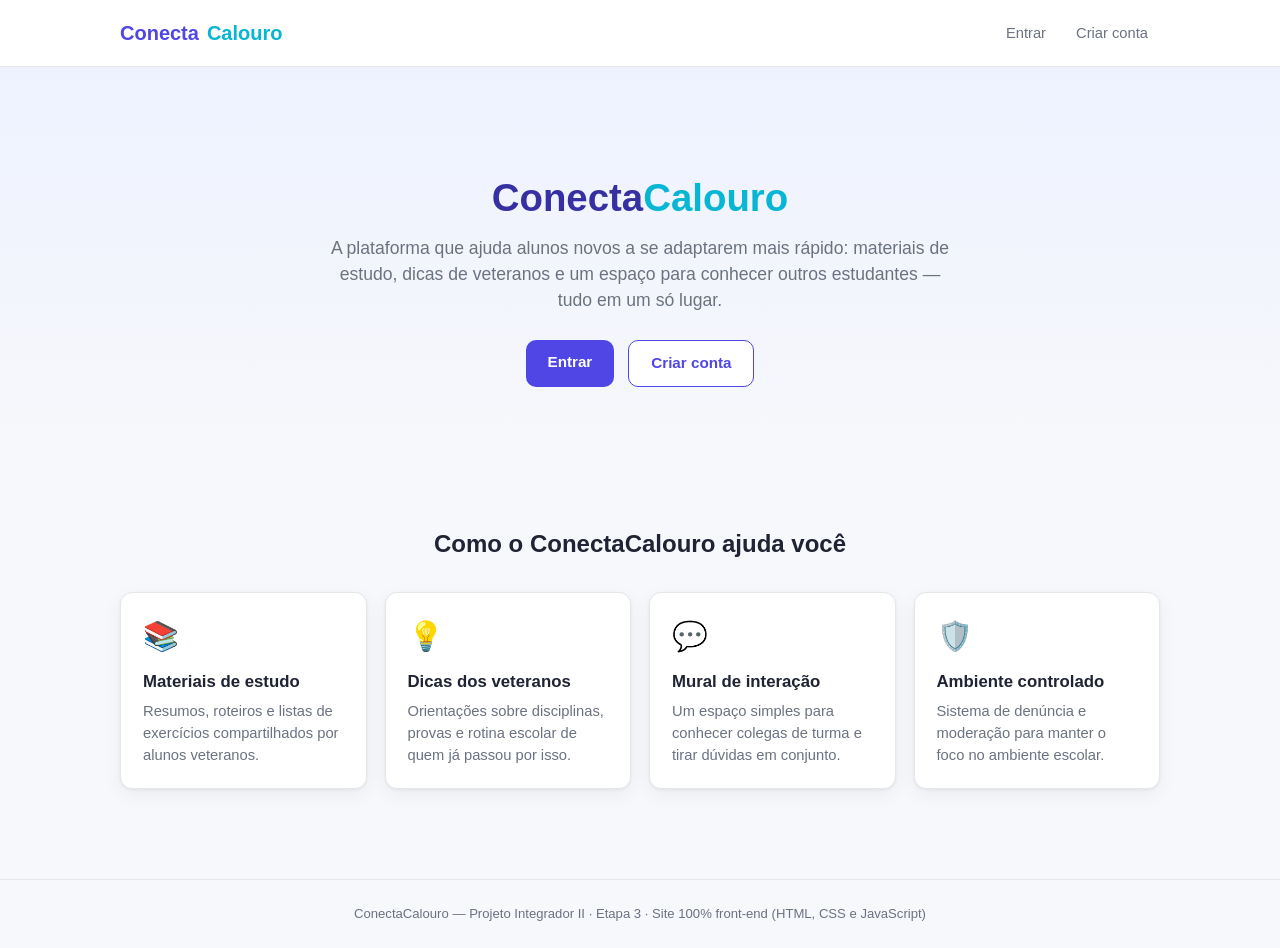
<file: src/html/index.html>
<!DOCTYPE html>
<html lang="pt-br">
<head>
  <meta charset="UTF-8" />
  <meta name="viewport" content="width=device-width, initial-scale=1.0" />
  <title>ConectaCalouro — Página Inicial</title>
  <link rel="stylesheet" href="../css/style.css" />
</head>
<body>
  <nav class="navbar"><div id="navbar"></div></nav>

  <section class="hero">
    <h1>Conecta<span style="color:var(--accent)">Calouro</span></h1>
    <p class="tagline">
      A plataforma que ajuda alunos novos a se adaptarem mais rápido: materiais de estudo,
      dicas de veteranos e um espaço para conhecer outros estudantes — tudo em um só lugar.
    </p>
    <div class="hero-buttons">
      <a href="login.html" class="btn btn-primary">Entrar</a>
      <a href="cadastro.html" class="btn btn-outline">Criar conta</a>
    </div>
  </section>

  <section class="features">
    <div class="container">
      <h2>Como o ConectaCalouro ajuda você</h2>
      <div class="features-grid">
        <div class="feature-card">
          <div class="icon">📚</div>
          <h3>Materiais de estudo</h3>
          <p>Resumos, roteiros e listas de exercícios compartilhados por alunos veteranos.</p>
        </div>
        <div class="feature-card">
          <div class="icon">💡</div>
          <h3>Dicas dos veteranos</h3>
          <p>Orientações sobre disciplinas, provas e rotina escolar de quem já passou por isso.</p>
        </div>
        <div class="feature-card">
          <div class="icon">💬</div>
          <h3>Mural de interação</h3>
          <p>Um espaço simples para conhecer colegas de turma e tirar dúvidas em conjunto.</p>
        </div>
        <div class="feature-card">
          <div class="icon">🛡️</div>
          <h3>Ambiente controlado</h3>
          <p>Sistema de denúncia e moderação para manter o foco no ambiente escolar.</p>
        </div>
      </div>
    </div>
  </section>

  <footer class="site-footer">
    ConectaCalouro — Projeto Integrador II · Etapa 3 · Site 100% front-end (HTML, CSS e JavaScript)
  </footer>

<script src="../js/dados.js"></script>
<script src="../js/auth.js"></script>
<script src="../js/script.js"></script>
<script>ccRenderNavbar("home");</script>
</body>
</html>
</file>
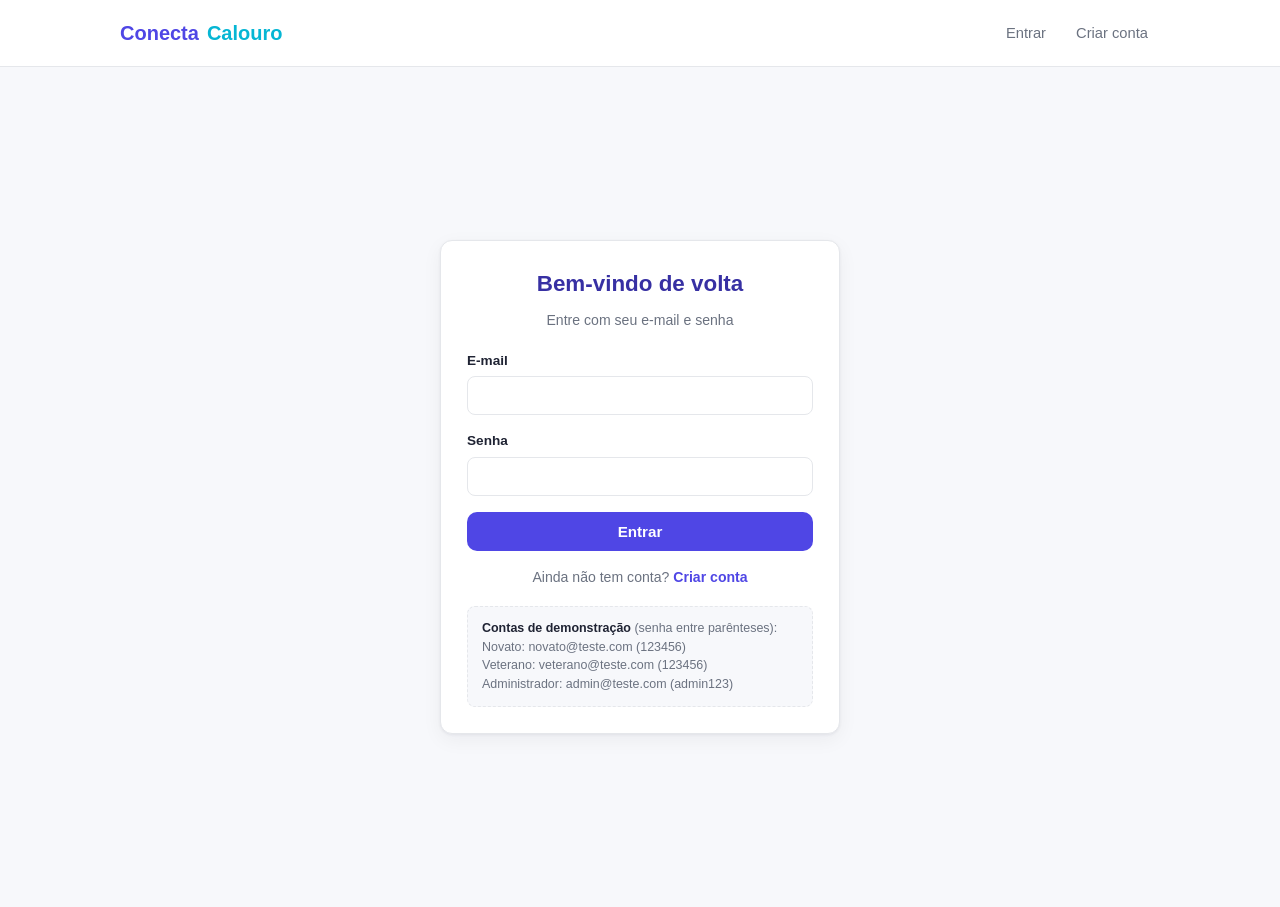
<file: src/html/admin.html>
<!DOCTYPE html>
<html lang="pt-br">
<head>
  <meta charset="UTF-8" />
  <meta name="viewport" content="width=device-width, initial-scale=1.0" />
  <title>ConectaCalouro — Administração</title>
  <link rel="stylesheet" href="../css/style.css" />
</head>
<body>
  <nav class="navbar"><div id="navbar"></div></nav>

  <div class="page">
    <div class="page-header">
      <div>
        <h1>Área administrativa</h1>
        <p>Gerencie usuários e avalie conteúdos denunciados pela comunidade.</p>
      </div>
    </div>

    <div class="tabs">
      <button class="tab-btn active" data-tab="tab-usuarios">Usuários</button>
      <button class="tab-btn" data-tab="tab-denuncias">Denúncias</button>
    </div>

    <div id="tab-usuarios" class="tab-panel active">
      <table>
        <thead>
          <tr><th>Nome</th><th>E-mail</th><th>Tipo</th><th>Situação</th><th>Ação</th></tr>
        </thead>
        <tbody id="tabela-usuarios"></tbody>
      </table>
    </div>

    <div id="tab-denuncias" class="tab-panel">
      <div class="grid" id="lista-denuncias"></div>
    </div>
  </div>

  <script src="../js/dados.js"></script>
  <script src="../js/auth.js"></script>
  <script src="../js/script.js"></script>
  <script src="../js/admin.js"></script>
</body>
</html>
</file>
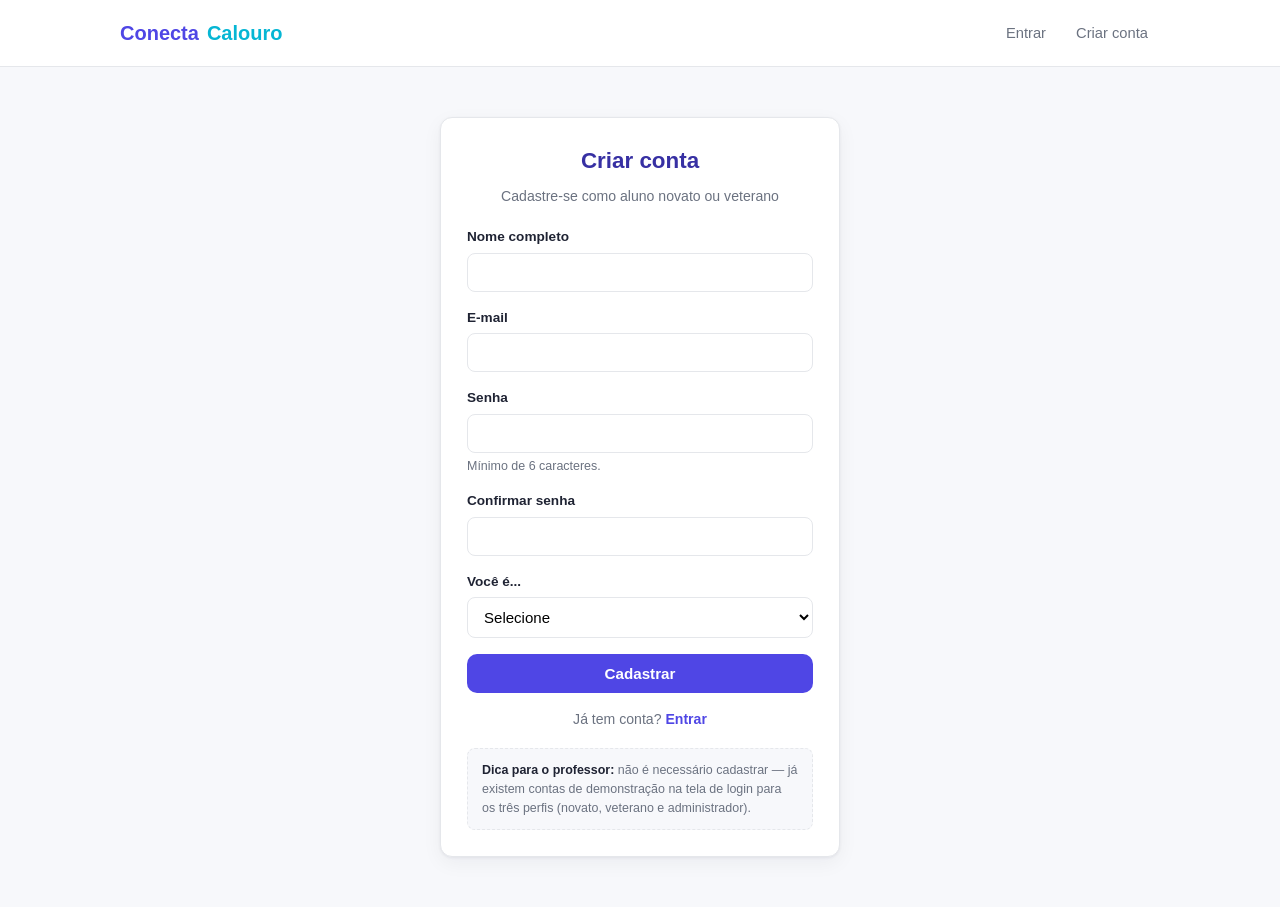
<file: src/html/cadastro.html>
<!DOCTYPE html>
<html lang="pt-br">
<head>
  <meta charset="UTF-8" />
  <meta name="viewport" content="width=device-width, initial-scale=1.0" />
  <title>ConectaCalouro — Criar conta</title>
  <link rel="stylesheet" href="../css/style.css" />
</head>
<body>
  <nav class="navbar"><div id="navbar"></div></nav>

  <div class="auth-wrap">
    <div class="card auth-card">
      <h1>Criar conta</h1>
      <p class="sub">Cadastre-se como aluno novato ou veterano</p>

      <div id="alerta" class="alert alert-error" style="display:none;"></div>

      <form id="form-cadastro">
        <div class="field">
          <label for="nome">Nome completo</label>
          <input type="text" id="nome" required />
        </div>
        <div class="field">
          <label for="email">E-mail</label>
          <input type="email" id="email" required />
        </div>
        <div class="field">
          <label for="senha">Senha</label>
          <input type="password" id="senha" minlength="6" required />
          <div class="hint">Mínimo de 6 caracteres.</div>
        </div>
        <div class="field">
          <label for="confirmarSenha">Confirmar senha</label>
          <input type="password" id="confirmarSenha" minlength="6" required />
        </div>
        <div class="field">
          <label for="tipo">Você é...</label>
          <select id="tipo" required>
            <option value="">Selecione</option>
            <option value="novato">Aluno Novato</option>
            <option value="veterano">Aluno Veterano</option>
          </select>
        </div>
        <button type="submit" class="btn btn-primary btn-block">Cadastrar</button>
      </form>

      <p class="auth-switch">Já tem conta? <a href="login.html">Entrar</a></p>

      <div class="demo-box">
        <b>Dica para o professor:</b> não é necessário cadastrar — já existem contas de demonstração
        na tela de login para os três perfis (novato, veterano e administrador).
      </div>
    </div>
  </div>

<script src="../js/dados.js"></script>
<script src="../js/auth.js"></script>
<script src="../js/script.js"></script>
  <script>
    ccRenderNavbar("cadastro");

    document.getElementById("form-cadastro").addEventListener("submit", function (evento) {
      evento.preventDefault();
      const alerta = document.getElementById("alerta");
      alerta.style.display = "none";

      const nome = document.getElementById("nome").value.trim();
      const email = document.getElementById("email").value.trim();
      const senha = document.getElementById("senha").value;
      const confirmarSenha = document.getElementById("confirmarSenha").value;
      const tipo = document.getElementById("tipo").value;

      if (senha !== confirmarSenha) {
        alerta.textContent = "As senhas não coincidem.";
        alerta.style.display = "block";
        return;
      }
      if (!tipo) {
        alerta.textContent = "Selecione o tipo de usuário.";
        alerta.style.display = "block";
        return;
      }

      const resultado = ccCadastrarUsuario(nome, email, senha, tipo);
      if (!resultado.ok) {
        alerta.textContent = resultado.mensagem;
        alerta.style.display = "block";
        return;
      }

      ccToast("Conta criada com sucesso! Faça login para continuar.", "success");
      setTimeout(() => (window.location.href = "login.html"), 900);
    });
  </script>
</body>
</html>
</file>
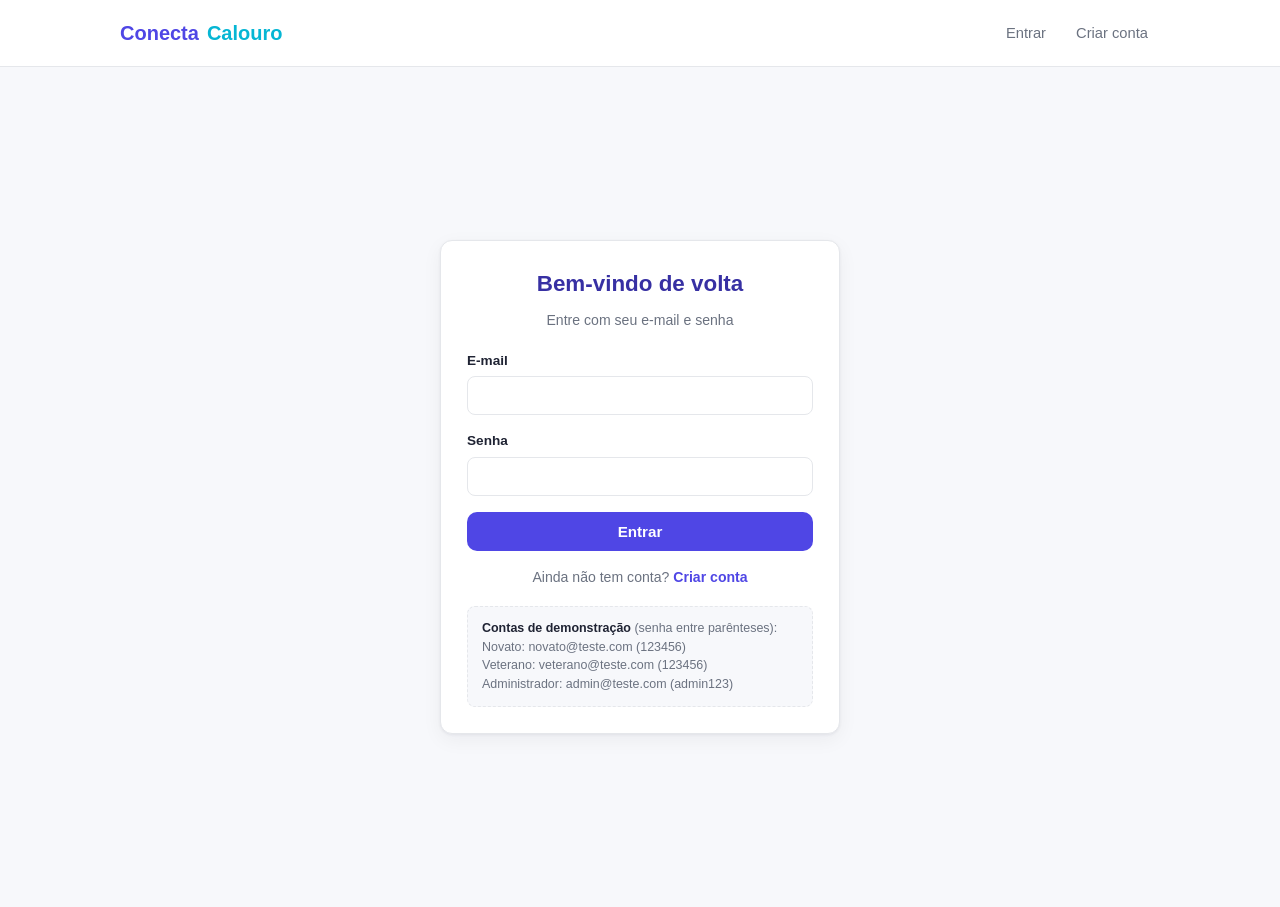
<file: src/html/dicas.html>
<!DOCTYPE html>
<html lang="pt-br">
<head>
  <meta charset="UTF-8" />
  <meta name="viewport" content="width=device-width, initial-scale=1.0" />
  <title>ConectaCalouro — Dicas</title>
  <link rel="stylesheet" href="../css/style.css" />
</head>
<body>
  <nav class="navbar"><div id="navbar"></div></nav>

  <div class="page">
    <div class="page-header">
      <div>
        <h1>Dicas para calouros</h1>
        <p>Orientações de alunos veteranos sobre estudos, provas e rotina escolar.</p>
      </div>
    </div>

    <div id="aviso-permissao" class="alert alert-info" style="display:none;">
      Alunos novatos podem visualizar e denunciar dicas. Apenas alunos veteranos e administradores podem publicar novas dicas.
    </div>

    <div id="bloco-form-dica" class="card" style="margin-bottom:24px; display:none;">
      <h3 style="margin-top:0;">Publicar nova dica</h3>
      <form id="form-dica">
        <div class="field">
          <label for="dica-titulo">Título</label>
          <input type="text" id="dica-titulo" required />
        </div>
        <div class="field">
          <label for="dica-categoria">Categoria</label>
          <input type="text" id="dica-categoria" placeholder="Ex: Organização, Adaptação, Rotina..." required />
        </div>
        <div class="field">
          <label for="dica-conteudo">Conteúdo da dica</label>
          <textarea id="dica-conteudo" rows="3" required></textarea>
        </div>
        <button type="submit" class="btn btn-primary">Publicar dica</button>
      </form>
    </div>

    <div class="toolbar">
      <label for="filtro-categoria" style="font-size:0.88rem; color:var(--muted);">Filtrar por categoria:</label>
      <select id="filtro-categoria">
        <option value="">Todas</option>
        <option>Organização</option>
        <option>Adaptação</option>
        <option>Disciplinas</option>
        <option>Rotina</option>
      </select>
    </div>

    <div class="grid" id="lista-dicas"></div>
  </div>

<script src="../js/dados.js"></script>
<script src="../js/auth.js"></script>
<script src="../js/script.js"></script>
<script src="../js/dicas.js"></script>
</body>
</html>
</file>
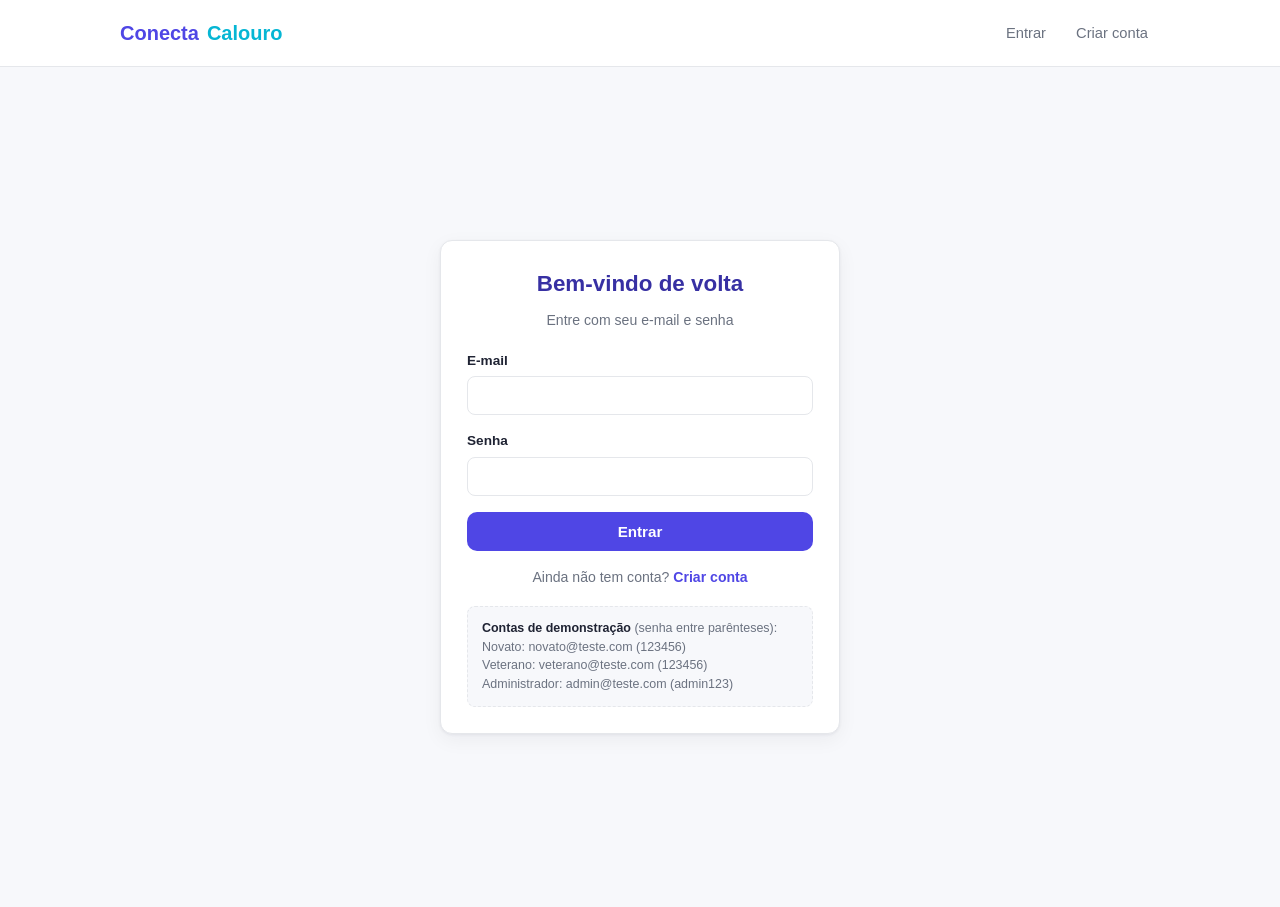
<file: src/html/inicio.html>
<!DOCTYPE html>
<html lang="pt-br">
<head>
  <meta charset="UTF-8" />
  <meta name="viewport" content="width=device-width, initial-scale=1.0" />
  <title>ConectaCalouro — Início</title>
  <link rel="stylesheet" href="../css/style.css" />
</head>
<body>
  <nav class="navbar"><div id="navbar"></div></nav>

  <div class="page">
    <div class="page-header">
      <div>
        <h1 id="titulo-boas-vindas">Olá!</h1>
        <p id="subtitulo-boas-vindas"></p>
      </div>
    </div>

    <div class="grid" id="grid-acessos"></div>
  </div>

  
<script src="../js/dados.js"></script>
<script src="../js/auth.js"></script>
<script src="../js/script.js"></script>
  <script>
    const usuario = ccProtegerPagina();
    if (usuario) {
      ccRenderNavbar("inicio");

      document.getElementById("titulo-boas-vindas").textContent = `Olá, ${usuario.nome.split(" ")[0]}!`;

      const textosPorTipo = {
        novato: "Você está logado como Aluno Novato. Explore os materiais e dicas dos veteranos e participe do mural para conhecer a turma.",
        veterano: "Você está logado como Aluno Veterano. Compartilhe materiais e dicas para ajudar os calouros a se adaptarem.",
        admin: "Você está logado como Administrador. Acompanhe denúncias e gerencie os usuários da plataforma."
      };
      document.getElementById("subtitulo-boas-vindas").textContent = textosPorTipo[usuario.tipo];

      const cartoes = [
        { href: "materiais.html", icone: "📚", titulo: "Materiais de estudo", desc: "Veja resumos e listas de exercícios por disciplina." },
        { href: "dicas.html", icone: "💡", titulo: "Dicas para calouros", desc: "Orientações de quem já passou pela adaptação." },
        { href: "interacao.html", icone: "💬", titulo: "Mural / Interação", desc: "Converse, comente e conheça outros alunos." },
        { href: "perfil.html", icone: "👤", titulo: "Meu perfil", desc: "Veja seus dados e encerre sua sessão." }
      ];
      if (usuario.tipo === "admin") {
        cartoes.push({ href: "admin.html", icone: "🛡️", titulo: "Administração", desc: "Gerencie usuários e avalie denúncias." });
      }

      document.getElementById("grid-acessos").innerHTML = cartoes
        .map(
          (c) => `
        <a class="item-card" href="${c.href}" style="text-decoration:none;">
          <div style="font-size:1.6rem;">${c.icone}</div>
          <h3>${c.titulo}</h3>
          <p class="desc">${c.desc}</p>
        </a>`
        )
        .join("");
    }
  </script>
</body>
</html>
</file>
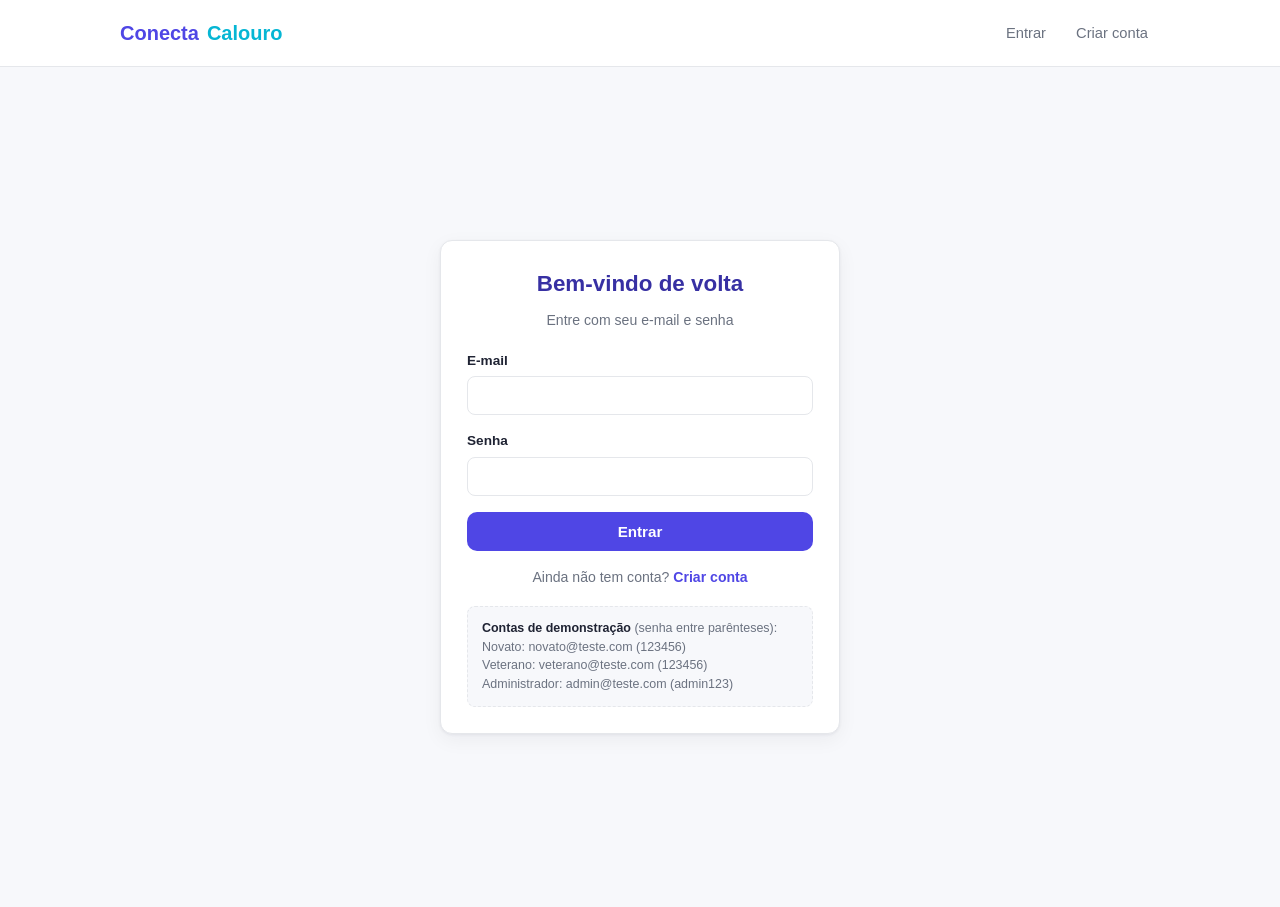
<file: src/html/interacao.html>
<!DOCTYPE html>
<html lang="pt-br">
<head>
  <meta charset="UTF-8" />
  <meta name="viewport" content="width=device-width, initial-scale=1.0" />
  <title>ConectaCalouro — Mural</title>
  <link rel="stylesheet" href="../css/style.css" />
</head>
<body>
  <nav class="navbar"><div id="navbar"></div></nav>

  <div class="page">
    <div class="page-header">
      <div>
        <h1>Mural de interação</h1>
        <p>Um espaço simples para novatos e veteranos se conhecerem e tirarem dúvidas juntos.</p>
      </div>
    </div>

    <div class="card" style="margin-bottom:24px;">
      <form id="form-publicacao">
        <div class="field">
          <label for="novo-texto">O que você quer compartilhar com a turma?</label>
          <textarea id="novo-texto" rows="3" maxlength="300" placeholder="Escreva sua publicação..."></textarea>
        </div>
        <button type="submit" class="btn btn-primary">Publicar</button>
      </form>
    </div>

    <div id="lista-publicacoes"></div>
  </div>

<script src="../js/dados.js"></script>
<script src="../js/auth.js"></script>
<script src="../js/script.js"></script>
<script src="../js/interacao.js"></script>
</body>
</html>
</file>
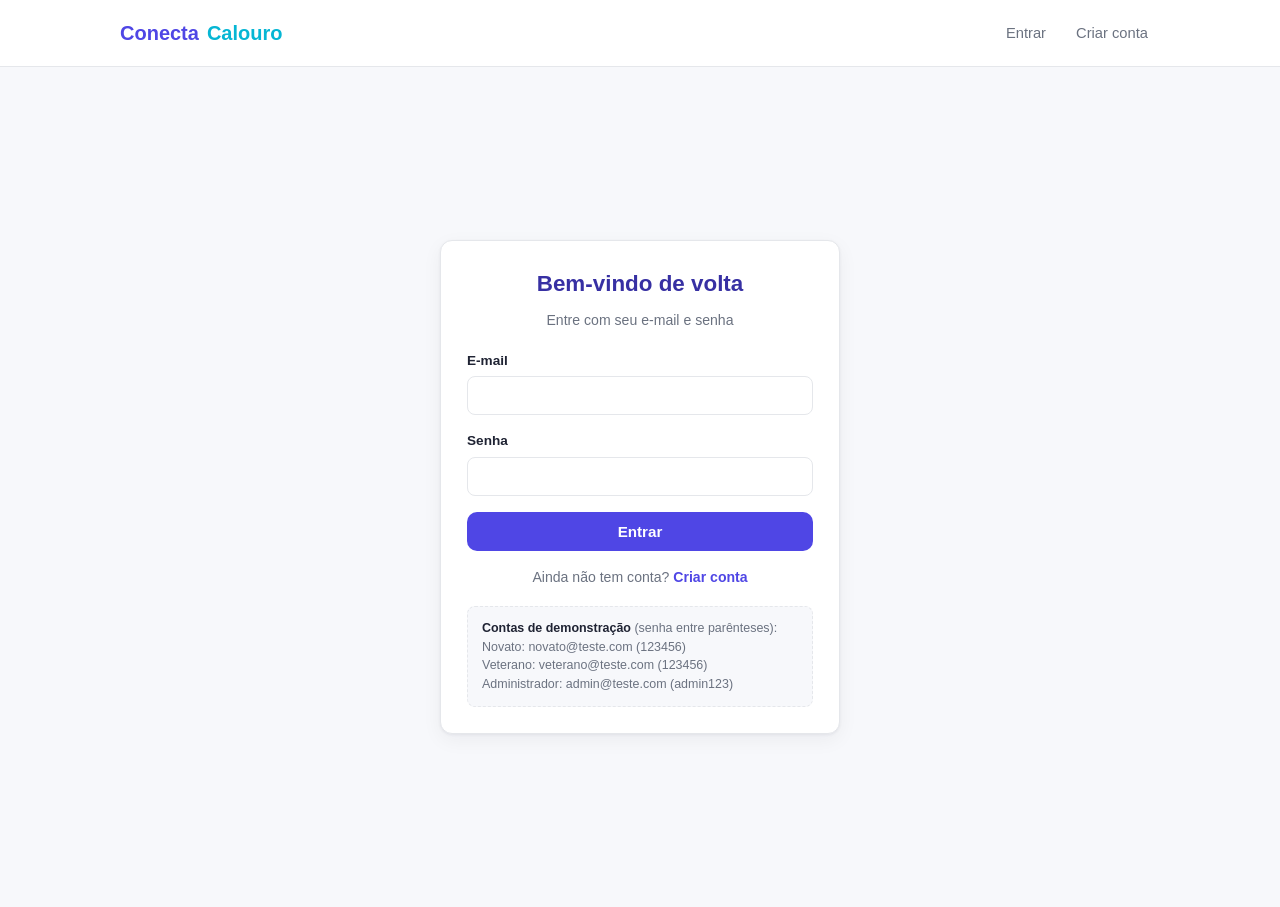
<file: src/html/login.html>
<!DOCTYPE html>
<html lang="pt-br">
<head>
  <meta charset="UTF-8" />
  <meta name="viewport" content="width=device-width, initial-scale=1.0" />
  <title>ConectaCalouro — Entrar</title>
  <link rel="stylesheet" href="../css/style.css" />
</head>
<body>
  <nav class="navbar"><div id="navbar"></div></nav>

  <div class="auth-wrap">
    <div class="card auth-card">
      <h1>Bem-vindo de volta</h1>
      <p class="sub">Entre com seu e-mail e senha</p>

      <div id="alerta" class="alert alert-error" style="display:none;"></div>

      <form id="form-login">
        <div class="field">
          <label for="email">E-mail</label>
          <input type="email" id="email" required />
        </div>
        <div class="field">
          <label for="senha">Senha</label>
          <input type="password" id="senha" required />
        </div>
        <button type="submit" class="btn btn-primary btn-block">Entrar</button>
      </form>

      <p class="auth-switch">Ainda não tem conta? <a href="cadastro.html">Criar conta</a></p>

      <div class="demo-box">
        <b>Contas de demonstração</b> (senha entre parênteses):<br />
        Novato: novato@teste.com (123456)<br />
        Veterano: veterano@teste.com (123456)<br />
        Administrador: admin@teste.com (admin123)
      </div>
    </div>
  </div>

<script src="../js/dados.js"></script>
<script src="../js/auth.js"></script>
<script src="../js/script.js"></script>
  <script>
    ccRenderNavbar("login");

    document.getElementById("form-login").addEventListener("submit", function (evento) {
      evento.preventDefault();
      const alerta = document.getElementById("alerta");
      alerta.style.display = "none";

      const email = document.getElementById("email").value;
      const senha = document.getElementById("senha").value;

      const resultado = ccLogin(email, senha);
      if (!resultado.ok) {
        alerta.textContent = resultado.mensagem;
        alerta.style.display = "block";
        return;
      }

      ccToast(`Bem-vindo(a), ${resultado.usuario.nome}!`, "success");
      setTimeout(() => (window.location.href = "inicio.html"), 500);
    });
  </script>
</body>
</html>
</file>
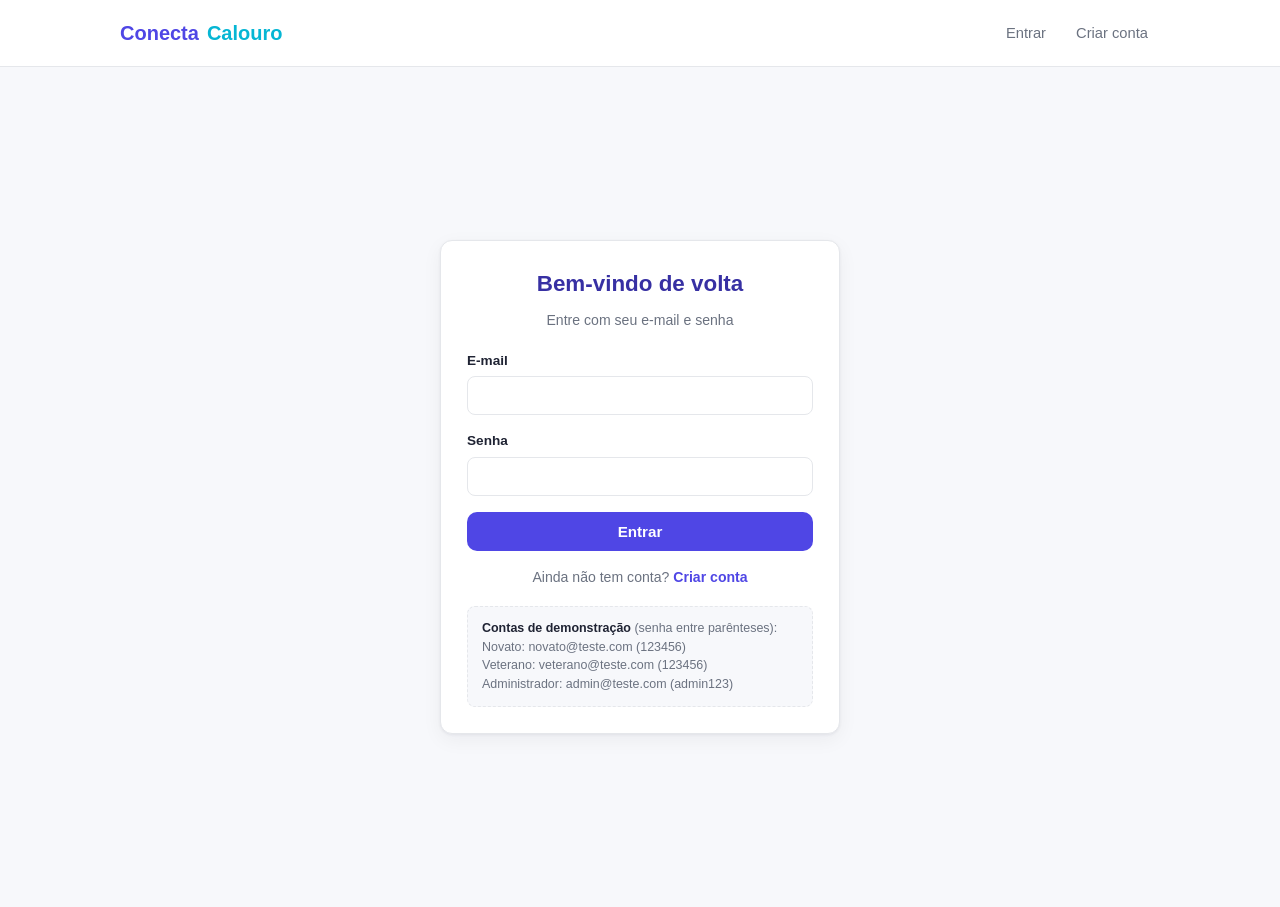
<file: src/html/materiais.html>
<!DOCTYPE html>
<html lang="pt-br">
<head>
  <meta charset="UTF-8" />
  <meta name="viewport" content="width=device-width, initial-scale=1.0" />
  <title>ConectaCalouro — Materiais</title>
  <link rel="stylesheet" href="../css/style.css" />
</head>
<body>
  <nav class="navbar"><div id="navbar"></div></nav>

  <div class="page">
    <div class="page-header">
      <div>
        <h1>Materiais de estudo</h1>
        <p>Resumos, roteiros e listas de exercícios compartilhados pela comunidade.</p>
      </div>
    </div>

    <div id="aviso-permissao" class="alert alert-info" style="display:none;">
      Alunos novatos podem visualizar e denunciar materiais. Apenas alunos veteranos e administradores podem publicar novos materiais.
    </div>

    <div id="bloco-form-material" class="card" style="margin-bottom:24px; display:none;">
      <h3 style="margin-top:0;">Publicar novo material</h3>
      <form id="form-material">
        <div class="field">
          <label for="mat-titulo">Título</label>
          <input type="text" id="mat-titulo" required />
        </div>
        <div class="field">
          <label for="mat-disciplina">Disciplina</label>
          <select id="mat-disciplina" required>
            <option value="">Selecione</option>
            <option>Matemática</option>
            <option>Português</option>
            <option>História</option>
            <option>Geografia</option>
            <option>Inglês</option>
            <option>Biologia</option>
            <option>Física</option>
            <option>Ed.Fisíca</option>
            <option>Sociologia</option>
            <option>Redação</option>
            <option>Química</option>
            <option>Espanhol</option>
            <option>Proj.Vida</option>
            <option>Informática Básica</option>
            <option>Programação</option>
            <option>Projeto Integrador</option>
            <option>Engenharia de Software</option>
            <option>Banco de Dados</option>
            <option>Desenvolvimento web</option>
            
          </select>
        </div>
        <div class="field">
          <label for="mat-categoria">Categoria</label>
          <input type="text" id="mat-categoria" placeholder="Ex: Resumo, Lista de exercícios..." required />
        </div>
        <div class="field">
          <label for="mat-descricao">Descrição</label>
          <textarea id="mat-descricao" rows="3" required></textarea>
        </div>
        <button type="submit" class="btn btn-primary">Publicar material</button>
      </form>
    </div>

    <div class="toolbar">
      <label for="filtro-disciplina" style="font-size:0.88rem; color:var(--muted);">Filtrar por disciplina:</label>
      <select id="filtro-disciplina">
        <option value="">Todas</option>
            <option>Matemática</option>
            <option>Português</option>
            <option>História</option>
            <option>Geografia</option>
            <option>Inglês</option>
            <option>Biologia</option>
            <option>Física</option>
            <option>Ed.Fisíca</option>
            <option>Sociologia</option>
            <option>Redação</option>
            <option>Química</option>
            <option>Espanhol</option>
            <option>Proj.Vida</option>
            <option>Informática Básica</option>
            <option>Programação</option>
            <option>Projeto Integrador</option>
            <option>Engenharia de Software</option>
            <option>Banco de Dados</option>
            <option>Desenvolvimento web</option>
      </select>
    </div>

    <div class="grid" id="lista-materiais"></div>
  </div>
  
<script src="../js/dados.js"></script>
<script src="../js/auth.js"></script>
<script src="../js/script.js"></script>
<script src="../js/materiais.js"></script>
</body>
</html>
</file>
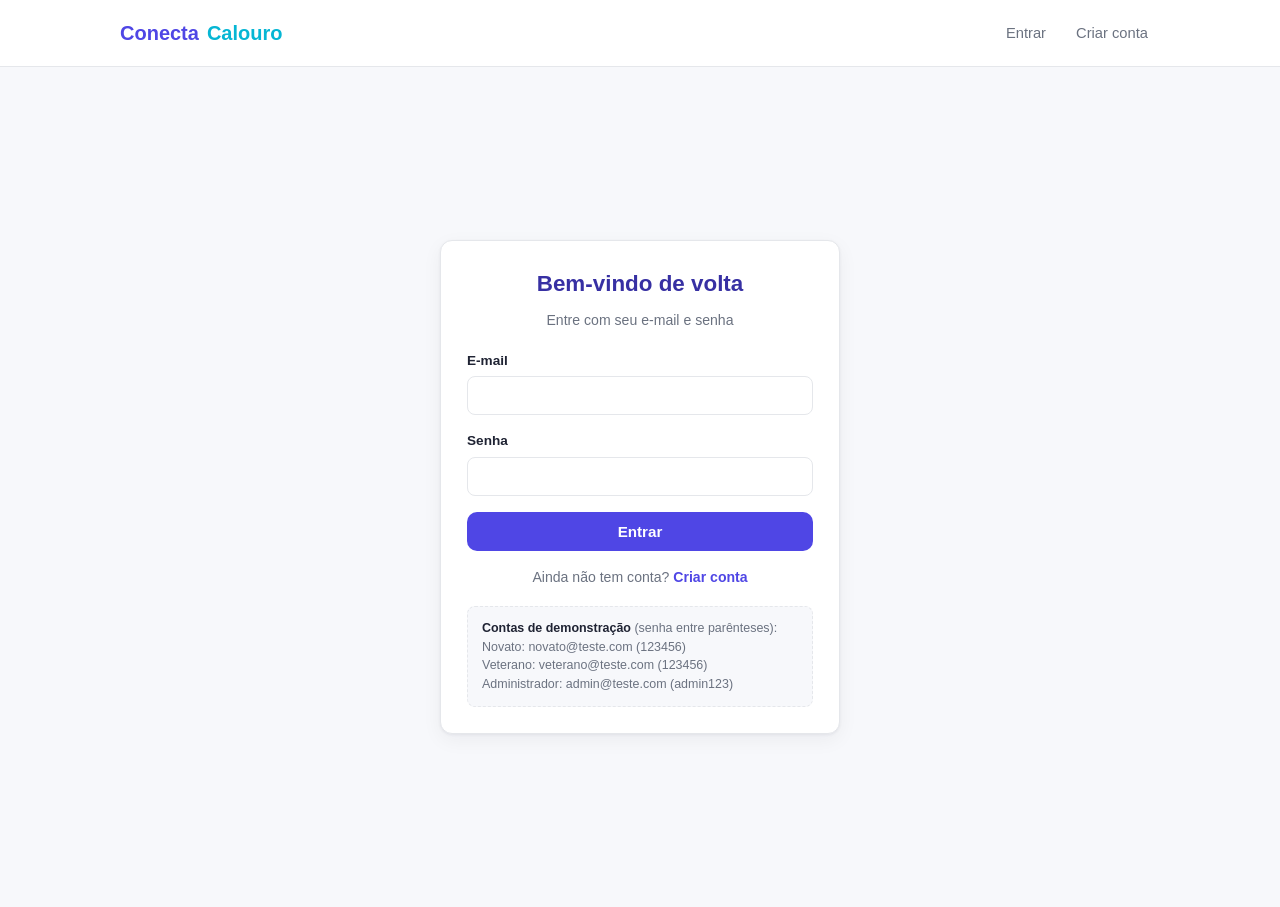
<file: src/html/perfil.html>
<!DOCTYPE html>
<html lang="pt-br">
<head>
  <meta charset="UTF-8" />
  <meta name="viewport" content="width=device-width, initial-scale=1.0" />
  <title>ConectaCalouro — Meu perfil</title>
  <link rel="stylesheet" href="../css/style.css" />
</head>
<body>
  <nav class="navbar"><div id="navbar"></div></nav>

  <div class="page" style="max-width:560px;">
    <div class="page-header">
      <div>
        <h1>Meu perfil</h1>
        <p>Seus dados de cadastro nesta demonstração.</p>
      </div>
    </div>

    <div class="card">
      <div id="dados-perfil"></div>
      <button id="btn-sair" class="btn btn-danger" style="margin-top:16px;">Sair da conta</button>
    </div>
  </div>

<script src="../js/dados.js"></script>
<script src="../js/auth.js"></script>
<script src="../js/script.js"></script>
  <script>
    const usuario = ccProtegerPagina();
    if (usuario) {
      ccRenderNavbar("perfil");
      document.getElementById("dados-perfil").innerHTML = `
        <div class="field"><label>Nome</label><input value="${ccEscapeHtml(usuario.nome)}" disabled></div>
        <div class="field"><label>E-mail</label><input value="${ccEscapeHtml(usuario.email)}" disabled></div>
        <div class="field"><label>Tipo de conta</label><input value="${ccRotuloTipo(usuario.tipo)}" disabled></div>
      `;
      document.getElementById("btn-sair").addEventListener("click", ccLogout);
    }
  </script>
</body>
</html>
</file>
<file: src/css/style.css>
/* ===========================================================
   ConectaCalouro — style.css
   Projeto Integrador II — Etapa 3
   =========================================================== */

:root {
  --primary: #4f46e5;
  --primary-dark: #3730a3;
  --primary-light: #eef2ff;
  --accent: #06b6d4;
  --bg: #f7f8fb;
  --card-bg: #ffffff;
  --text: #1f2333;
  --muted: #6b7280;
  --border: #e5e7eb;
  --success: #16a34a;
  --success-bg: #dcfce7;
  --danger: #dc2626;
  --danger-bg: #fee2e2;
  --warning: #d97706;
  --warning-bg: #fef3c7;
  --radius: 12px;
  --shadow: 0 1px 3px rgba(20, 20, 43, 0.06), 0 6px 20px rgba(20, 20, 43, 0.05);
  --font: "Segoe UI", Roboto, "Helvetica Neue", Arial, sans-serif;
}

* { box-sizing: border-box; }

html, body {
  margin: 0;
  padding: 0;
  font-family: var(--font);
  background: var(--bg);
  color: var(--text);
  line-height: 1.5;
}

a { color: inherit; text-decoration: none; }
img { max-width: 100%; display: block; }

.container {
  max-width: 1080px;
  margin: 0 auto;
  padding: 0 20px;
}

/* ---------- Navbar ---------- */
.navbar {
  background: var(--card-bg);
  border-bottom: 1px solid var(--border);
  position: sticky;
  top: 0;
  z-index: 50;
}

.navbar-inner {
  max-width: 1080px;
  margin: 0 auto;
  padding: 14px 20px;
  display: flex;
  align-items: center;
  justify-content: space-between;
  flex-wrap: wrap;
  gap: 10px;
}

.brand {
  font-size: 1.25rem;
  font-weight: 800;
  color: var(--primary);
  display: flex;
  align-items: center;
  gap: 8px;
}

.brand span.dot { color: var(--accent); }

.nav-links {
  display: flex;
  align-items: center;
  gap: 6px;
  flex-wrap: wrap;
}

.nav-links a, .nav-links button {
  font-size: 0.92rem;
  padding: 8px 12px;
  border-radius: 8px;
  color: var(--muted);
  background: transparent;
  border: none;
  cursor: pointer;
  font-family: var(--font);
}

.nav-links a:hover, .nav-links button:hover {
  background: var(--primary-light);
  color: var(--primary-dark);
}

.nav-links a.active {
  background: var(--primary-light);
  color: var(--primary-dark);
  font-weight: 600;
}

.nav-user {
  font-size: 0.85rem;
  color: var(--muted);
  padding: 6px 12px;
  background: var(--bg);
  border-radius: 8px;
  border: 1px solid var(--border);
}

.badge-tipo {
  display: inline-block;
  padding: 2px 8px;
  border-radius: 999px;
  font-size: 0.72rem;
  font-weight: 700;
  text-transform: uppercase;
  margin-left: 6px;
}
.badge-novato { background: var(--warning-bg); color: var(--warning); }
.badge-veterano { background: var(--success-bg); color: var(--success); }
.badge-admin { background: #ede9fe; color: #6d28d9; }

/* ---------- Hero ---------- */
.hero {
  padding: 70px 20px;
  text-align: center;
  background: linear-gradient(180deg, var(--primary-light), var(--bg));
}

.hero h1 {
  font-size: 2.4rem;
  margin-bottom: 8px;
  color: var(--primary-dark);
}

.hero p.tagline {
  font-size: 1.1rem;
  color: var(--muted);
  max-width: 620px;
  margin: 0 auto 26px;
}

.hero-buttons {
  display: flex;
  gap: 14px;
  justify-content: center;
  flex-wrap: wrap;
}

.features {
  padding: 50px 20px;
}

.features h2 {
  text-align: center;
  margin-bottom: 30px;
}

.features-grid {
  display: grid;
  grid-template-columns: repeat(auto-fit, minmax(220px, 1fr));
  gap: 18px;
}

.feature-card {
  background: var(--card-bg);
  border: 1px solid var(--border);
  border-radius: var(--radius);
  padding: 22px;
  box-shadow: var(--shadow);
}

.feature-card .icon { font-size: 1.8rem; margin-bottom: 10px; }
.feature-card h3 { margin: 0 0 6px; font-size: 1.05rem; }
.feature-card p { margin: 0; color: var(--muted); font-size: 0.92rem; }

/* ---------- Buttons ---------- */
.btn {
  display: inline-block;
  padding: 11px 22px;
  border-radius: 10px;
  border: none;
  font-weight: 600;
  font-size: 0.95rem;
  cursor: pointer;
  font-family: var(--font);
  transition: transform 0.05s ease, opacity 0.15s ease;
}
.btn:active { transform: scale(0.98); }

.btn-primary { background: var(--primary); color: #fff; }
.btn-primary:hover { background: var(--primary-dark); }

.btn-outline { background: #fff; color: var(--primary); border: 1.5px solid var(--primary); }
.btn-outline:hover { background: var(--primary-light); }

.btn-danger { background: var(--danger-bg); color: var(--danger); }
.btn-danger:hover { opacity: 0.85; }

.btn-success { background: var(--success-bg); color: var(--success); }
.btn-sm { padding: 6px 12px; font-size: 0.82rem; border-radius: 8px; }
.btn-block { width: 100%; }
.btn[disabled] { opacity: 0.5; cursor: not-allowed; }

/* ---------- Forms ---------- */
.auth-wrap {
  min-height: calc(100vh - 60px);
  display: flex;
  align-items: center;
  justify-content: center;
  padding: 40px 16px;
}

.card {
  background: var(--card-bg);
  border: 1px solid var(--border);
  border-radius: var(--radius);
  box-shadow: var(--shadow);
  padding: 26px;
}

.auth-card { width: 100%; max-width: 400px; }
.auth-card h1 { font-size: 1.4rem; margin-top: 0; text-align: center; color: var(--primary-dark); }
.auth-card p.sub { text-align: center; color: var(--muted); font-size: 0.88rem; margin-top: -6px; margin-bottom: 20px; }

.field { margin-bottom: 16px; }
.field label { display: block; font-size: 0.85rem; font-weight: 600; margin-bottom: 5px; }
.field input, .field select, .field textarea {
  width: 100%;
  padding: 10px 12px;
  border-radius: 8px;
  border: 1px solid var(--border);
  font-family: var(--font);
  font-size: 0.94rem;
  background: #fff;
}
.field input:focus, .field select:focus, .field textarea:focus {
  outline: none;
  border-color: var(--primary);
}
.field .hint { font-size: 0.78rem; color: var(--muted); margin-top: 4px; }

.auth-switch { text-align: center; margin-top: 16px; font-size: 0.88rem; color: var(--muted); }
.auth-switch a { color: var(--primary); font-weight: 600; }

.demo-box {
  margin-top: 18px;
  padding: 12px 14px;
  background: var(--bg);
  border: 1px dashed var(--border);
  border-radius: 8px;
  font-size: 0.78rem;
  color: var(--muted);
}
.demo-box b { color: var(--text); }

/* ---------- Page layout ---------- */
.page {
  max-width: 1080px;
  margin: 0 auto;
  padding: 30px 20px 60px;
}

.page-header {
  display: flex;
  align-items: center;
  justify-content: space-between;
  flex-wrap: wrap;
  gap: 10px;
  margin-bottom: 22px;
}

.page-header h1 { margin: 0; font-size: 1.6rem; }
.page-header p { margin: 4px 0 0; color: var(--muted); font-size: 0.92rem; }

.toolbar {
  display: flex;
  gap: 10px;
  flex-wrap: wrap;
  margin-bottom: 20px;
  align-items: center;
}

.toolbar select, .toolbar input {
  padding: 9px 12px;
  border-radius: 8px;
  border: 1px solid var(--border);
  font-family: var(--font);
}

/* ---------- Cards grid ---------- */
.grid {
  display: grid;
  grid-template-columns: repeat(auto-fill, minmax(260px, 1fr));
  gap: 16px;
}

.item-card {
  background: var(--card-bg);
  border: 1px solid var(--border);
  border-radius: var(--radius);
  padding: 18px;
  box-shadow: var(--shadow);
  display: flex;
  flex-direction: column;
  gap: 8px;
}

.item-card .tag {
  align-self: flex-start;
  background: var(--primary-light);
  color: var(--primary-dark);
  font-size: 0.72rem;
  font-weight: 700;
  padding: 3px 9px;
  border-radius: 999px;
  text-transform: uppercase;
}

.item-card h3 { margin: 0; font-size: 1.05rem; }
.item-card p.desc { margin: 0; color: var(--muted); font-size: 0.9rem; flex-grow: 1; }
.item-card .meta { font-size: 0.78rem; color: var(--muted); }
.item-card .actions { display: flex; gap: 8px; margin-top: 6px; flex-wrap: wrap; }

/* ---------- Mural / publicações ---------- */
.post {
  background: var(--card-bg);
  border: 1px solid var(--border);
  border-radius: var(--radius);
  padding: 18px;
  margin-bottom: 16px;
  box-shadow: var(--shadow);
}
.post .post-head {
  display: flex;
  justify-content: space-between;
  align-items: center;
  margin-bottom: 8px;
}
.post .autor { font-weight: 700; font-size: 0.92rem; }
.post .data { font-size: 0.76rem; color: var(--muted); }
.post .texto { font-size: 0.95rem; margin-bottom: 10px; }
.post .actions { display: flex; gap: 10px; }
.post .comentarios {
  margin-top: 10px;
  padding-top: 10px;
  border-top: 1px solid var(--border);
  display: flex;
  flex-direction: column;
  gap: 8px;
}
.comentario { font-size: 0.85rem; background: var(--bg); padding: 8px 10px; border-radius: 8px; }
.comentario b { font-size: 0.82rem; }
.comment-form { display: flex; gap: 8px; margin-top: 8px; }
.comment-form input { flex: 1; }

/* ---------- Table (admin) ---------- */
table { width: 100%; border-collapse: collapse; background: var(--card-bg); border-radius: var(--radius); overflow: hidden; box-shadow: var(--shadow); }
th, td { padding: 11px 14px; text-align: left; font-size: 0.88rem; border-bottom: 1px solid var(--border); }
th { background: var(--bg); font-size: 0.78rem; text-transform: uppercase; color: var(--muted); }
tr:last-child td { border-bottom: none; }

.tabs { display: flex; gap: 6px; margin-bottom: 20px; border-bottom: 1px solid var(--border); }
.tab-btn {
  padding: 10px 16px;
  border: none;
  background: none;
  cursor: pointer;
  font-family: var(--font);
  font-size: 0.9rem;
  color: var(--muted);
  border-bottom: 2px solid transparent;
}
.tab-btn.active { color: var(--primary); border-bottom-color: var(--primary); font-weight: 700; }
.tab-panel { display: none; }
.tab-panel.active { display: block; }

/* ---------- Alerts / toast ---------- */
.alert {
  padding: 12px 14px;
  border-radius: 8px;
  font-size: 0.88rem;
  margin-bottom: 16px;
}
.alert-error { background: var(--danger-bg); color: var(--danger); }
.alert-success { background: var(--success-bg); color: var(--success); }
.alert-info { background: var(--primary-light); color: var(--primary-dark); }

#toast-container {
  position: fixed;
  top: 18px;
  right: 18px;
  z-index: 999;
  display: flex;
  flex-direction: column;
  gap: 10px;
}
.toast {
  min-width: 220px;
  max-width: 320px;
  padding: 12px 16px;
  border-radius: 10px;
  box-shadow: var(--shadow);
  font-size: 0.88rem;
  font-weight: 600;
  animation: slidein 0.2s ease;
}
.toast-success { background: var(--success); color: #fff; }
.toast-error { background: var(--danger); color: #fff; }
.toast-info { background: var(--primary); color: #fff; }

@keyframes slidein {
  from { transform: translateX(30px); opacity: 0; }
  to { transform: translateX(0); opacity: 1; }
}

.empty-state {
  text-align: center;
  padding: 40px 20px;
  color: var(--muted);
  background: var(--card-bg);
  border: 1px dashed var(--border);
  border-radius: var(--radius);
}

.status-pendente { color: var(--warning); font-weight: 700; }
.status-resolvida { color: var(--success); font-weight: 700; }

footer.site-footer {
  text-align: center;
  padding: 24px;
  color: var(--muted);
  font-size: 0.82rem;
  border-top: 1px solid var(--border);
  margin-top: 40px;
}

@media (max-width: 640px) {
  .hero h1 { font-size: 1.8rem; }
  .navbar-inner { flex-direction: column; align-items: flex-start; }
}
</file>
